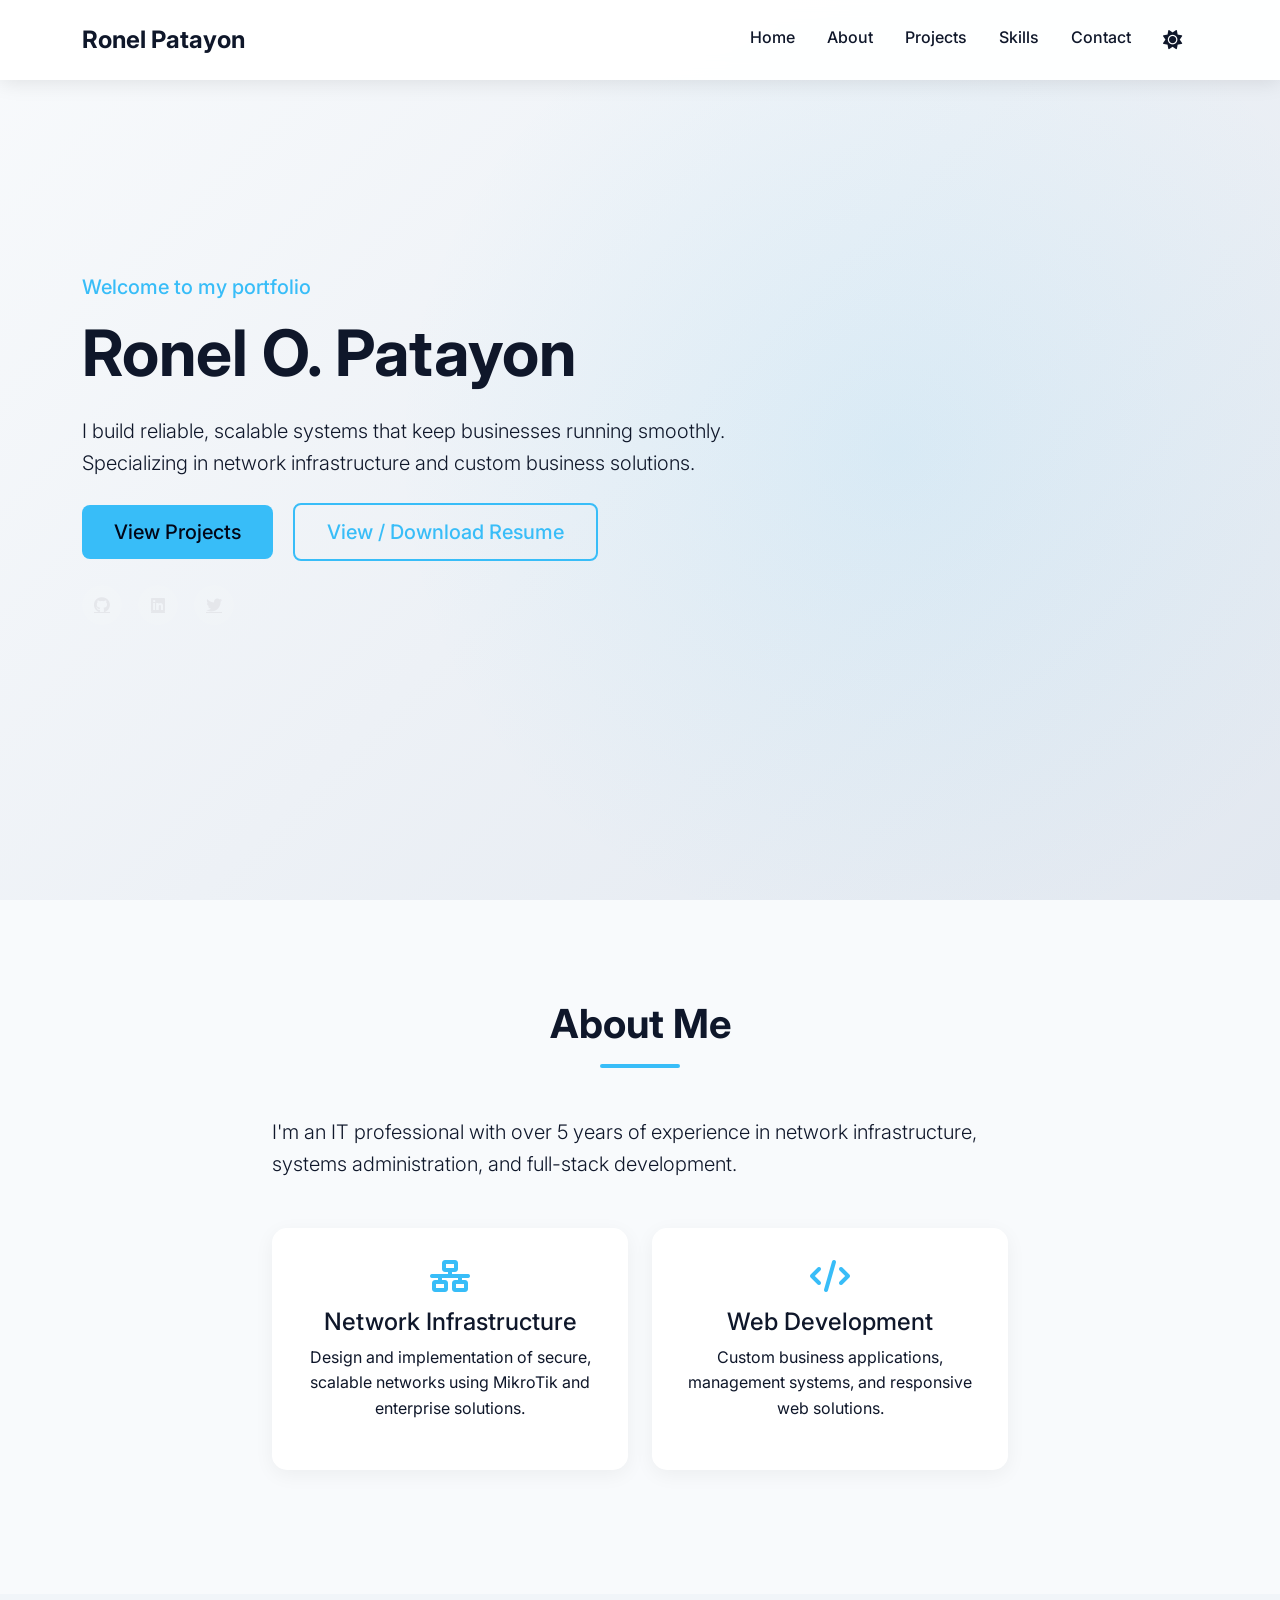
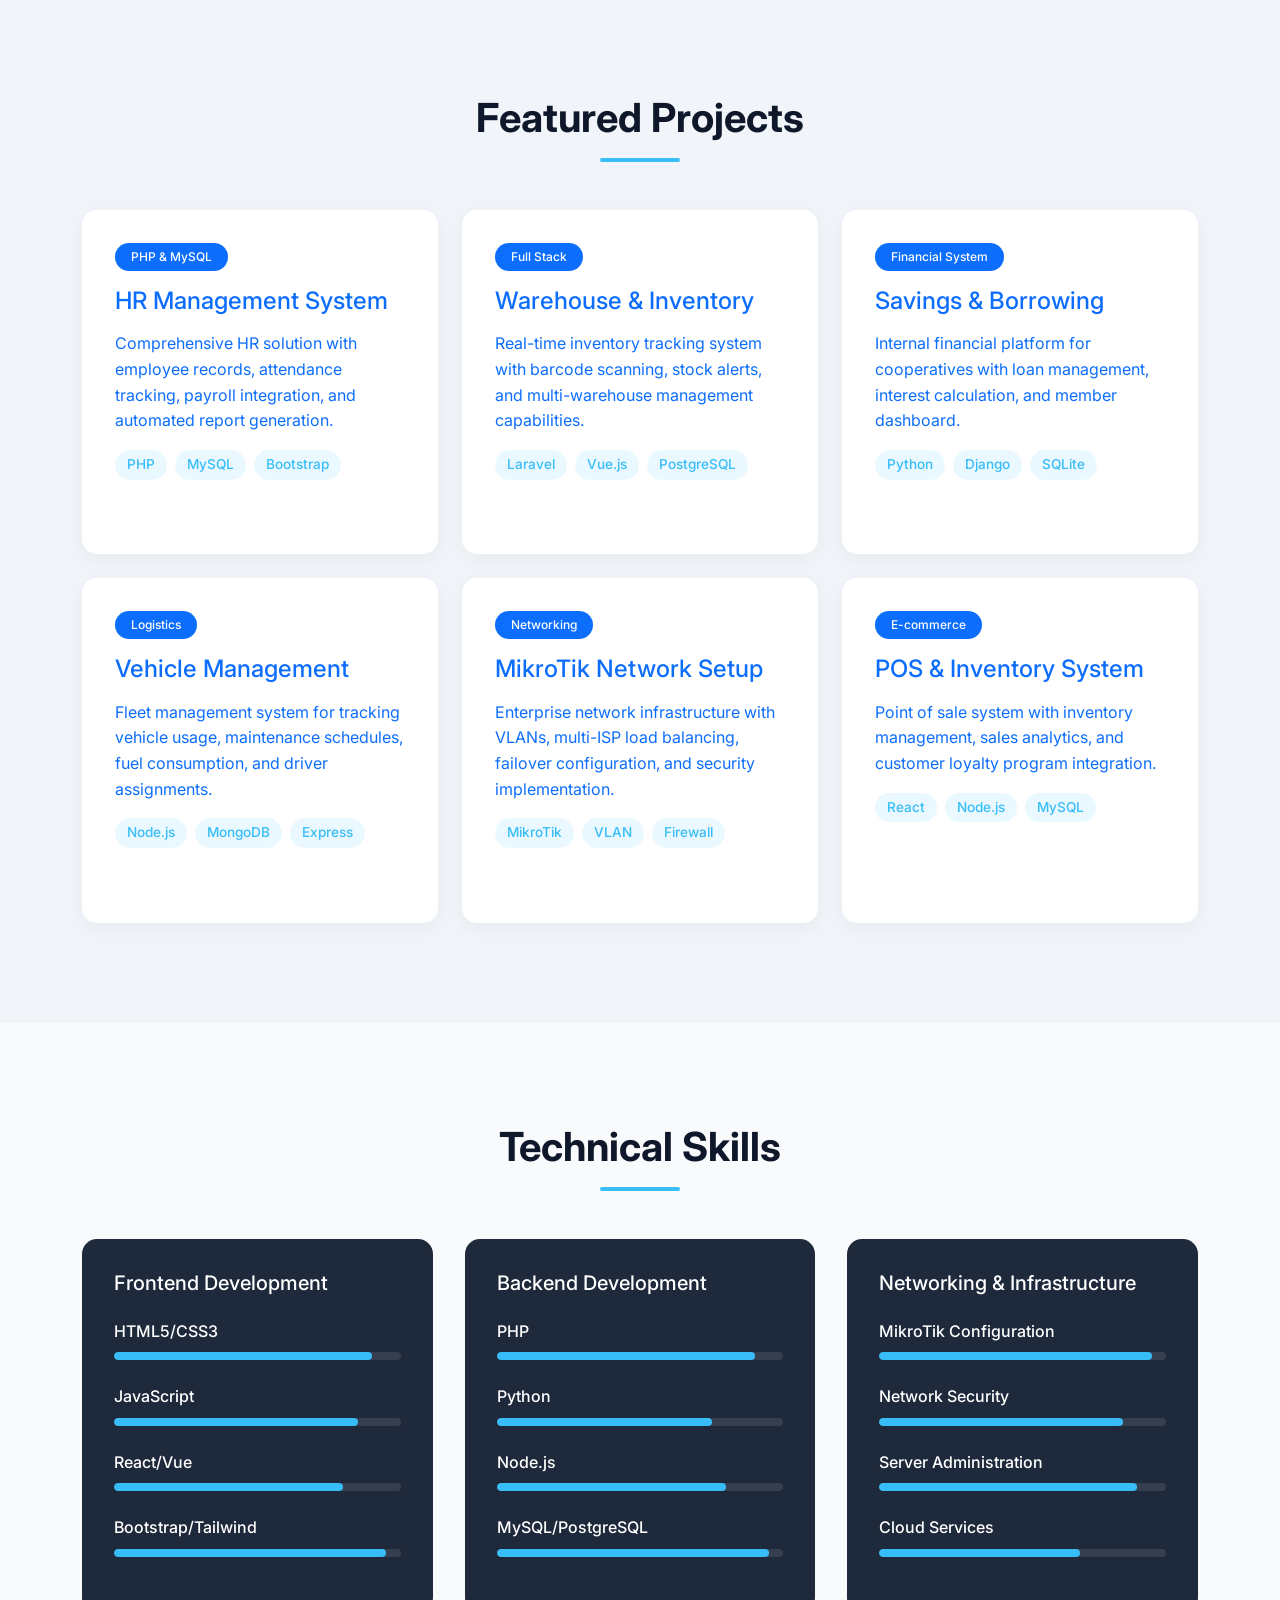
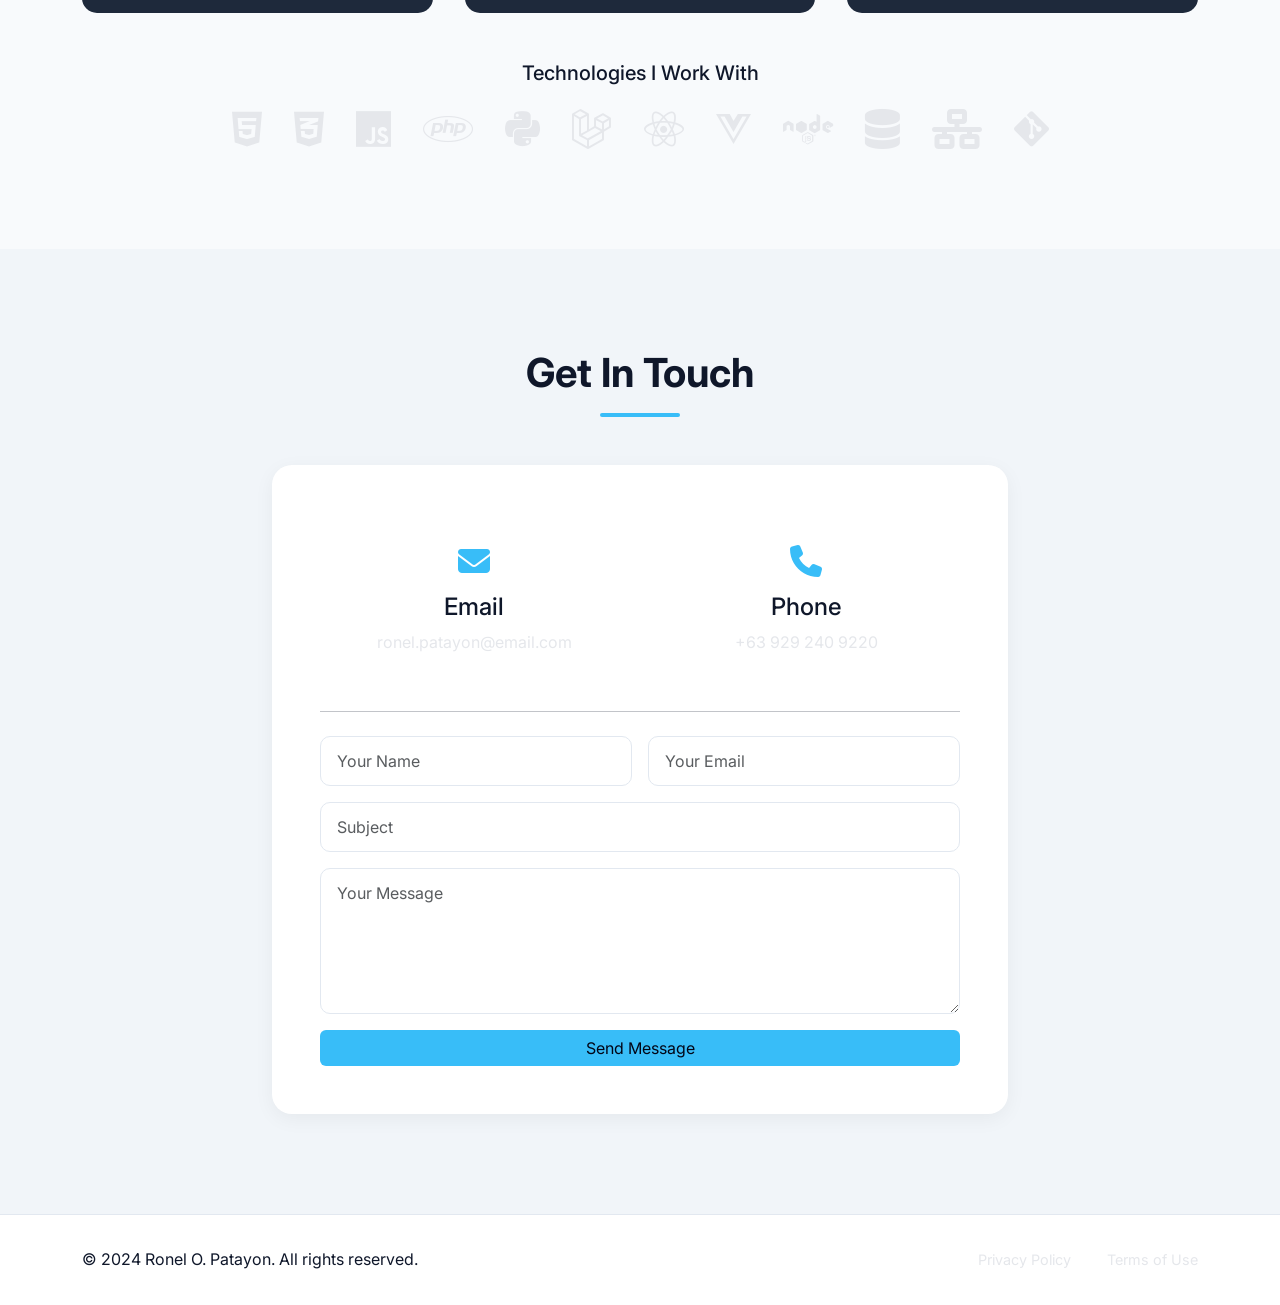
<file: index.html>
<!DOCTYPE html>
<html lang="en">
<head>
  <meta charset="UTF-8">
  <title>Ronel O. Patayon | IT Administrator</title>
  <meta name="viewport" content="width=device-width, initial-scale=1.0">
  <meta name="description" content="IT Administrator specializing in systems development, networking, and business solutions">
  
  <!-- Google Fonts -->
  <link href="https://fonts.googleapis.com/css2?family=Inter:wght@300;400;600;700&display=swap" rel="stylesheet">
  
  <!-- Bootstrap 5 CSS -->
  <link href="https://cdn.jsdelivr.net/npm/bootstrap@5.3.1/dist/css/bootstrap.min.css" rel="stylesheet">
  
  <!-- Font Awesome 6.4 -->
  <link rel="stylesheet" href="https://cdnjs.cloudflare.com/ajax/libs/font-awesome/6.4.2/css/all.min.css">
  
  <!-- AOS Animation Library -->
  <link href="https://unpkg.com/aos@2.3.1/dist/aos.css" rel="stylesheet">
  
  <!-- Custom CSS -->
  <link rel="stylesheet" href="css/style.css">
</head>
<body>
  <!-- Navbar -->
  <nav class="navbar navbar-expand-lg fixed-top">
    <div class="container">
      <a class="navbar-brand logo" href="#">Ronel Patayon</a>
      
      <button class="navbar-toggler" type="button" data-bs-toggle="collapse" data-bs-target="#navMenu">
        <span class="navbar-toggler-icon"></span>
      </button>
      
      <div class="collapse navbar-collapse" id="navMenu">
        <ul class="navbar-nav ms-auto">
          <li class="nav-item"><a class="nav-link" href="#home">Home</a></li>
          <li class="nav-item"><a class="nav-link" href="#about">About</a></li>
          <li class="nav-item"><a class="nav-link" href="#projects">Projects</a></li>
          <li class="nav-item"><a class="nav-link" href="#skills">Skills</a></li>
          <li class="nav-item"><a class="nav-link" href="#contact">Contact</a></li>
          <li class="nav-item">
            <a class="nav-link theme-toggle" href="#" id="theme-toggle">
              <i class="fa-solid fa-moon"></i>
            </a>
          </li>
        </ul>
      </div>
    </div>
  </nav>

  <!-- Hero Section -->
  <section id="home" class="hero">
    <div class="container">
      <div class="row align-items-center min-vh-100">
        <div class="col-lg-8" data-aos="fade-up">
          <h5 class="text-primary mb-3">Welcome to my portfolio</h5>
          <h1 class="display-3 fw-bold mb-3">Ronel O. Patayon</h1>
          <h2 class="h3 text-secondary mb-4">IT Administrator | Systems & Web Developer</h2>
          <p class="lead mb-4">I build reliable, scalable systems that keep businesses running smoothly. Specializing in network infrastructure and custom business solutions.</p>
          <div class="hero-buttons">
             <a href="#projects" class="btn btn-primary btn-lg me-3">View Projects</a>
           <a href="RESUME.pdf" class="btn btn-outline-primary btn-lg" target="_blank">View / Download Resume</a>
          </div>
          <div class="social-links mt-4">
            <a href="#" class="social-link"><i class="fab fa-github"></i></a>
            <a href="#" class="social-link"><i class="fab fa-linkedin"></i></a>
            <a href="#" class="social-link"><i class="fab fa-twitter"></i></a>
          </div>
        </div>
      </div>
    </div>
  </section>

  <!-- About Section -->
  <section id="about" class="section-padding">
    <div class="container">
      <h2 class="section-title" data-aos="fade-up">About Me</h2>
      <div class="row">
        <div class="col-lg-8 mx-auto">
          <div class="about-content" data-aos="fade-up" data-aos-delay="100">
            <p class="lead mb-4">I'm an IT professional with over 5 years of experience in network infrastructure, systems administration, and full-stack development.</p>
            
            <div class="row mt-5">
              <div class="col-md-6 mb-4" data-aos="fade-up" data-aos-delay="200">
                <div class="info-card">
                  <i class="fas fa-network-wired fa-2x text-primary mb-3"></i>
                  <h4>Network Infrastructure</h4>
                  <p>Design and implementation of secure, scalable networks using MikroTik and enterprise solutions.</p>
                </div>
              </div>
              <div class="col-md-6 mb-4" data-aos="fade-up" data-aos-delay="300">
                <div class="info-card">
                  <i class="fas fa-code fa-2x text-primary mb-3"></i>
                  <h4>Web Development</h4>
                  <p>Custom business applications, management systems, and responsive web solutions.</p>
                </div>
              </div>
            </div>
          </div>
        </div>
      </div>
    </div>
  </section>

  <!-- Projects Section -->
 <!-- Projects Section -->
<section id="projects" class="section-padding bg-alt">
  <div class="container">
    <h2 class="section-title" data-aos="fade-up">Featured Projects</h2>
    <div class="row g-4">
      <!-- HR Management System -->
      <div class="col-md-6 col-lg-4" data-aos="fade-up" data-aos-delay="100">
        <a href="hrms.html" class="text-decoration-none">
          <div class="project-card">
            <div class="project-content">
              <span class="badge bg-primary mb-3">PHP & MySQL</span>
              <h3 class="h4 mb-3">HR Management System</h3>
              <p class="mb-3">Comprehensive HR solution with employee records, attendance tracking, payroll integration, and automated report generation.</p>
              <div class="project-tech">
                <span>PHP</span>
                <span>MySQL</span>
                <span>Bootstrap</span>
              </div>
              <div class="project-link mt-3">
                <span class="text-primary">View Project <i class="fas fa-arrow-right ms-2"></i></span>
              </div>
            </div>
          </div>
        </a>
      </div>
      
      <!-- Warehouse & Inventory -->
      <div class="col-md-6 col-lg-4" data-aos="fade-up" data-aos-delay="200">
        <a href="warehouse.html" class="text-decoration-none">
          <div class="project-card">
            <div class="project-content">
              <span class="badge bg-primary mb-3">Full Stack</span>
              <h3 class="h4 mb-3">Warehouse & Inventory</h3>
              <p class="mb-3">Real-time inventory tracking system with barcode scanning, stock alerts, and multi-warehouse management capabilities.</p>
              <div class="project-tech">
                <span>Laravel</span>
                <span>Vue.js</span>
                <span>PostgreSQL</span>
              </div>
              <div class="project-link mt-3">
                <span class="text-primary">View Project <i class="fas fa-arrow-right ms-2"></i></span>
              </div>
            </div>
          </div>
        </a>
      </div>
      
      <!-- Savings & Borrowing -->
      <div class="col-md-6 col-lg-4" data-aos="fade-up" data-aos-delay="300">
        <a href="savings-borrowing.html" class="text-decoration-none">
          <div class="project-card">
            <div class="project-content">
              <span class="badge bg-primary mb-3">Financial System</span>
              <h3 class="h4 mb-3">Savings & Borrowing</h3>
              <p class="mb-3">Internal financial platform for cooperatives with loan management, interest calculation, and member dashboard.</p>
              <div class="project-tech">
                <span>Python</span>
                <span>Django</span>
                <span>SQLite</span>
              </div>
              <div class="project-link mt-3">
                <span class="text-primary">View Project <i class="fas fa-arrow-right ms-2"></i></span>
              </div>
            </div>
          </div>
        </a>
      </div>
      
      <!-- Vehicle Management -->
      <div class="col-md-6 col-lg-4" data-aos="fade-up" data-aos-delay="400">
        <a href="vehicle-management.html" class="text-decoration-none">
          <div class="project-card">
            <div class="project-content">
              <span class="badge bg-primary mb-3">Logistics</span>
              <h3 class="h4 mb-3">Vehicle Management</h3>
              <p class="mb-3">Fleet management system for tracking vehicle usage, maintenance schedules, fuel consumption, and driver assignments.</p>
              <div class="project-tech">
                <span>Node.js</span>
                <span>MongoDB</span>
                <span>Express</span>
              </div>
              <div class="project-link mt-3">
                <span class="text-primary">View Project <i class="fas fa-arrow-right ms-2"></i></span>
              </div>
            </div>
          </div>
        </a>
      </div>
      
      <!-- MikroTik Network -->
      <div class="col-md-6 col-lg-4" data-aos="fade-up" data-aos-delay="500">
        <a href="mikrotik-network.html" class="text-decoration-none">
          <div class="project-card">
            <div class="project-content">
              <span class="badge bg-primary mb-3">Networking</span>
              <h3 class="h4 mb-3">MikroTik Network Setup</h3>
              <p class="mb-3">Enterprise network infrastructure with VLANs, multi-ISP load balancing, failover configuration, and security implementation.</p>
              <div class="project-tech">
                <span>MikroTik</span>
                <span>VLAN</span>
                <span>Firewall</span>
              </div>
              <div class="project-link mt-3">
                <span class="text-primary">View Project <i class="fas fa-arrow-right ms-2"></i></span>
              </div>
            </div>
          </div>
        </a>
      </div>
      
      <!-- POS & Inventory -->
      <div class="col-md-6 col-lg-4" data-aos="fade-up" data-aos-delay="600">
        <a href="pos-inventory.html" class="text-decoration-none">
          <div class="project-card">
            <div class="project-content">
              <span class="badge bg-primary mb-3">E-commerce</span>
              <h3 class="h4 mb-3">POS & Inventory System</h3>
              <p class="mb-3">Point of sale system with inventory management, sales analytics, and customer loyalty program integration.</p>
              <div class="project-tech">
                <span>React</span>
                <span>Node.js</span>
                <span>MySQL</span>
              </div>
              <div class="project-link mt-3">
                <span class="text-primary">View Project <i class="fas fa-arrow-right ms-2"></i></span>
              </div>
            </div>
          </div>
        </a>
      </div>
    </div>
  </div>
</section>

  <!-- Skills Section -->
  <section id="skills" class="section-padding">
    <div class="container">
      <h2 class="section-title" data-aos="fade-up">Technical Skills</h2>
      
      <div class="skills-grid">
        <div class="skill-category" data-aos="fade-up" data-aos-delay="100">
          <h3 class="h5 mb-4">Frontend Development</h3>
          <div class="skill-item">
            <span>HTML5/CSS3</span>
            <div class="progress">
              <div class="progress-bar" style="width: 90%"></div>
            </div>
          </div>
          <div class="skill-item">
            <span>JavaScript</span>
            <div class="progress">
              <div class="progress-bar" style="width: 85%"></div>
            </div>
          </div>
          <div class="skill-item">
            <span>React/Vue</span>
            <div class="progress">
              <div class="progress-bar" style="width: 80%"></div>
            </div>
          </div>
          <div class="skill-item">
            <span>Bootstrap/Tailwind</span>
            <div class="progress">
              <div class="progress-bar" style="width: 95%"></div>
            </div>
          </div>
        </div>
        
        <div class="skill-category" data-aos="fade-up" data-aos-delay="200">
          <h3 class="h5 mb-4">Backend Development</h3>
          <div class="skill-item">
            <span>PHP</span>
            <div class="progress">
              <div class="progress-bar" style="width: 90%"></div>
            </div>
          </div>
          <div class="skill-item">
            <span>Python</span>
            <div class="progress">
              <div class="progress-bar" style="width: 75%"></div>
            </div>
          </div>
          <div class="skill-item">
            <span>Node.js</span>
            <div class="progress">
              <div class="progress-bar" style="width: 80%"></div>
            </div>
          </div>
          <div class="skill-item">
            <span>MySQL/PostgreSQL</span>
            <div class="progress">
              <div class="progress-bar" style="width: 95%"></div>
            </div>
          </div>
        </div>
        
        <div class="skill-category" data-aos="fade-up" data-aos-delay="300">
          <h3 class="h5 mb-4">Networking & Infrastructure</h3>
          <div class="skill-item">
            <span>MikroTik Configuration</span>
            <div class="progress">
              <div class="progress-bar" style="width: 95%"></div>
            </div>
          </div>
          <div class="skill-item">
            <span>Network Security</span>
            <div class="progress">
              <div class="progress-bar" style="width: 85%"></div>
            </div>
          </div>
          <div class="skill-item">
            <span>Server Administration</span>
            <div class="progress">
              <div class="progress-bar" style="width: 90%"></div>
            </div>
          </div>
          <div class="skill-item">
            <span>Cloud Services</span>
            <div class="progress">
              <div class="progress-bar" style="width: 70%"></div>
            </div>
          </div>
        </div>
      </div>
      
      <div class="tech-stack text-center mt-5" data-aos="fade-up">
        <h3 class="h5 mb-4">Technologies I Work With</h3>
        <div class="tech-icons">
          <i class="fab fa-html5" title="HTML5"></i>
          <i class="fab fa-css3-alt" title="CSS3"></i>
          <i class="fab fa-js" title="JavaScript"></i>
          <i class="fab fa-php" title="PHP"></i>
          <i class="fab fa-python" title="Python"></i>
          <i class="fab fa-laravel" title="Laravel"></i>
          <i class="fab fa-react" title="React"></i>
          <i class="fab fa-vuejs" title="Vue.js"></i>
          <i class="fab fa-node" title="Node.js"></i>
          <i class="fas fa-database" title="MySQL"></i>
          <i class="fas fa-network-wired" title="MikroTik"></i>
          <i class="fab fa-git-alt" title="Git"></i>
        </div>
      </div>
    </div>
  </section>

  <!-- Contact Section -->
  <section id="contact" class="section-padding bg-alt">
    <div class="container">
      <h2 class="section-title" data-aos="fade-up">Get In Touch</h2>
      
      <div class="row justify-content-center">
        <div class="col-lg-8">
          <div class="contact-card" data-aos="fade-up" data-aos-delay="100">
            <div class="row g-4">
              <div class="col-md-6">
                <div class="contact-info">
                  <i class="fas fa-envelope fa-2x text-primary mb-3"></i>
                  <h4>Email</h4>
                  <a href="mailto:ronel.patayon@email.com">ronel.patayon@email.com</a>
                </div>
              </div>
              <div class="col-md-6">
                <div class="contact-info"> 
                  <i class="fas fa-phone fa-2x text-primary mb-3"></i>
                  <h4>Phone</h4>
                  <a href="tel:+639292409220">+63 929 240 9220</a>
                </div>
              </div>
            </div>
            
            <hr class="my-4">
            
            <form class="contact-form" id="contactForm">
              <div class="row g-3">
                <div class="col-md-6">
                  <input type="text" class="form-control" placeholder="Your Name" required>
                </div>
                <div class="col-md-6">
                  <input type="email" class="form-control" placeholder="Your Email" required>
                </div>
                <div class="col-12">
                  <input type="text" class="form-control" placeholder="Subject">
                </div>
                <div class="col-12">
                  <textarea class="form-control" rows="5" placeholder="Your Message" required></textarea>
                </div>
                <div class="col-12">
                  <button type="submit" class="btn btn-primary w-100">Send Message</button>
                </div>
              </div>
            </form>
          </div>
        </div>
      </div>
    </div>
  </section>

  <!-- Footer -->
  <footer class="footer">
    <div class="container">
      <div class="row align-items-center">
        <div class="col-md-6">
          <p class="mb-0">&copy; 2024 Ronel O. Patayon. All rights reserved.</p>
        </div>
        <div class="col-md-6 text-md-end">
          <a href="#" class="footer-link">Privacy Policy</a>
          <a href="#" class="footer-link">Terms of Use</a>
        </div>
      </div>
    </div>
  </footer>

  <!-- Scripts -->
  <script src="https://cdn.jsdelivr.net/npm/bootstrap@5.3.1/dist/js/bootstrap.bundle.min.js"></script>
  <script src="https://unpkg.com/aos@2.3.1/dist/aos.js"></script>
  <script src="js/script.js"></script>
</body>
</html>
</file>
<file: css/style.css>
/* Reset and Base Styles */
* {
  margin: 0;
  padding: 0;
  box-sizing: border-box;
}

:root {
  --primary-color: #38bdf8;
  --primary-dark: #0284c7;
  --dark-bg: #0f172a;
  --dark-surface: #1e293b;
  --dark-text: #e5e7eb;
  --light-bg: #f8fafc;
  --light-surface: #ffffff;
  --light-text: #0f172a;
  --transition: all 0.3s ease;
}

body {
  font-family: 'Inter', sans-serif;
  background: var(--dark-bg);
  color: var(--dark-text);
  transition: var(--transition);
  line-height: 1.6;
}

/* Light Mode */
body.light-mode {
  background: var(--light-bg);
  color: var(--light-text);
}

body.light-mode .navbar {
  background: var(--light-surface);
  box-shadow: 0 2px 20px rgba(0,0,0,0.1);
}

body.light-mode .nav-link {
  color: var(--light-text) !important;
}

body.light-mode .navbar .logo {
  color: var(--light-text);
}

body.light-mode .hero {
  background: linear-gradient(135deg, #f8fafc 0%, #e2e8f0 100%);
}

body.light-mode .project-card,
body.light-mode .info-card,
body.light-mode .contact-card {
  background: var(--light-surface);
  box-shadow: 0 5px 20px rgba(0,0,0,0.05);
}

body.light-mode .bg-alt {
  background: #f1f5f9;
}

body.light-mode .footer {
  background: var(--light-surface);
  border-top: 1px solid #e2e8f0;
}

/* Navbar */
.navbar {
  background: rgba(2, 6, 23, 0.95);
  backdrop-filter: blur(10px);
  padding: 1rem 0;
  transition: var(--transition);
}

.navbar .logo {
  font-weight: 700;
  font-size: 1.5rem;
  color: var(--dark-text);
  text-decoration: none;
}

.nav-link {
  color: var(--dark-text) !important;
  font-weight: 500;
  padding: 0.5rem 1rem !important;
  transition: var(--transition);
  position: relative;
}

.nav-link::after {
  content: '';
  position: absolute;
  bottom: 0;
  left: 50%;
  transform: translateX(-50%);
  width: 0;
  height: 2px;
  background: var(--primary-color);
  transition: var(--transition);
}

.nav-link:hover::after {
  width: 70%;
}

.theme-toggle {
  font-size: 1.2rem;
}

/* Hero Section */
.hero {
  min-height: 100vh;
  display: flex;
  align-items: center;
  background: linear-gradient(135deg, #0f172a 0%, #1e293b 100%);
  position: relative;
  overflow: hidden;
}

.hero::before {
  content: '';
  position: absolute;
  width: 100%;
  height: 100%;
  background: radial-gradient(circle at 70% 50%, rgba(56, 189, 248, 0.1) 0%, transparent 50%);
}

.text-primary {
  color: var(--primary-color) !important;
}

.text-secondary {
  color: #94a3b8 !important;
}

.hero-buttons .btn {
  padding: 0.75rem 2rem;
  font-weight: 500;
  border-radius: 8px;
}

.btn-primary {
  background: var(--primary-color);
  border: none;
  color: #020617;
  transition: var(--transition);
}

.btn-primary:hover {
  background: var(--primary-dark);
  transform: translateY(-2px);
  box-shadow: 0 5px 15px rgba(56, 189, 248, 0.3);
}

.btn-outline-primary {
  border: 2px solid var(--primary-color);
  color: var(--primary-color);
  transition: var(--transition);
}

.btn-outline-primary:hover {
  background: var(--primary-color);
  color: #020617;
  transform: translateY(-2px);
}

/* Social Links */
.social-links {
  display: flex;
  gap: 1rem;
}

.social-link {
  display: inline-flex;
  align-items: center;
  justify-content: center;
  width: 40px;
  height: 40px;
  border-radius: 50%;
  background: rgba(255,255,255,0.1);
  color: var(--dark-text);
  transition: var(--transition);
}

.social-link:hover {
  background: var(--primary-color);
  color: #020617;
  transform: translateY(-3px);
}

/* Sections */
.section-padding {
  padding: 100px 0;
}

.bg-alt {
  background: #020617;
}

.section-title {
  font-size: 2.5rem;
  font-weight: 700;
  margin-bottom: 3rem;
  text-align: center;
  position: relative;
}

.section-title::after {
  content: '';
  display: block;
  width: 80px;
  height: 4px;
  background: var(--primary-color);
  margin: 1rem auto 0;
  border-radius: 2px;
}

/* About Section */
.info-card {
  background: var(--dark-surface);
  padding: 2rem;
  border-radius: 15px;
  text-align: center;
  transition: var(--transition);
  height: 100%;
}

.info-card:hover {
  transform: translateY(-5px);
  box-shadow: 0 10px 30px rgba(0,0,0,0.3);
}

/* Project Cards */
.project-card {
  background: var(--dark-surface);
  border-radius: 15px;
  overflow: hidden;
  transition: var(--transition);
  height: 100%;
  border: 1px solid rgba(255,255,255,0.05);
}

.project-card:hover {
  transform: translateY(-10px);
  box-shadow: 0 20px 40px rgba(0,0,0,0.4);
}

.project-content {
  padding: 2rem;
}

.project-tech {
  display: flex;
  flex-wrap: wrap;
  gap: 0.5rem;
  margin-top: 1rem;
}

.project-tech span {
  background: rgba(56, 189, 248, 0.1);
  color: var(--primary-color);
  padding: 0.25rem 0.75rem;
  border-radius: 20px;
  font-size: 0.85rem;
  font-weight: 500;
}

.badge {
  padding: 0.5rem 1rem;
  font-weight: 500;
  border-radius: 30px;
}

/* Skills Section */
.skills-grid {
  display: grid;
  grid-template-columns: repeat(auto-fit, minmax(300px, 1fr));
  gap: 2rem;
  color: white;
}

.skill-category {
  background: var(--dark-surface);
  padding: 2rem;
  border-radius: 15px;
}

.skill-item {
  margin-bottom: 1.5rem;
}

.skill-item span {
  display: block;
  margin-bottom: 0.5rem;
  font-weight: 500;
}

.progress {
  height: 8px;
  background: rgba(255,255,255,0.1);
  border-radius: 4px;
  overflow: hidden;
}

.progress-bar {
  background: var(--primary-color);
  border-radius: 4px;
  transition: width 1s ease;
}

.tech-icons {
  display: flex;
  flex-wrap: wrap;
  justify-content: center;
  gap: 2rem;
}

.tech-icons i {
  font-size: 2.5rem;
  transition: var(--transition);
  color: var(--dark-text);
}

.tech-icons i:hover {
  color: var(--primary-color);
  transform: translateY(-5px);
}

/* Contact Section */
.contact-card {
  background: var(--dark-surface);
  border-radius: 20px;
  padding: 3rem;
}

.contact-info {
  text-align: center;
  padding: 2rem;
  border-radius: 15px;
  background: rgba(255,255,255,0.02);
  transition: var(--transition);
}

.contact-info:hover {
  background: rgba(56, 189, 248, 0.1);
  transform: translateY(-5px);
}

.contact-info a {
  color: var(--dark-text);
  text-decoration: none;
  transition: var(--transition);
}

.contact-info a:hover {
  color: var(--primary-color);
}

.contact-form .form-control {
  background: rgba(255,255,255,0.05);
  border: 1px solid rgba(255,255,255,0.1);
  border-radius: 10px;
  padding: 0.75rem 1rem;
  color: var(--dark-text);
  transition: var(--transition);
}

.contact-form .form-control:focus {
  background: rgba(255,255,255,0.1);
  border-color: var(--primary-color);
  box-shadow: none;
  outline: none;
}

body.light-mode .contact-form .form-control {
  background: #ffffff;
  border-color: #e2e8f0;
  color: var(--light-text);
}

/* Footer */
.footer {
  background: #020617;
  padding: 2rem 0;
  border-top: 1px solid rgba(255,255,255,0.05);
}

.footer-link {
  color: var(--dark-text);
  text-decoration: none;
  margin-left: 2rem;
  transition: var(--transition);
  font-size: 0.9rem;
}

.footer-link:hover {
  color: var(--primary-color);
}

/* Responsive Design */
@media (max-width: 768px) {
  .section-title {
    font-size: 2rem;
  }
  
  .hero h1 {
    font-size: 2.5rem;
  }
  
  .hero-buttons .btn {
    display: block;
    margin: 1rem 0;
    width: 100%;
  }
  
  .hero-buttons .btn:first-child {
    margin-bottom: 1rem;
  }
  
  .social-links {
    justify-content: center;
  }
  
  .footer-link {
    display: block;
    margin: 1rem 0 0 0;
  }
  
  .contact-card {
    padding: 2rem;
  }
  
  .skills-grid {
    grid-template-columns: 1fr;
  }
}

/* Animations */
[data-aos] {
  opacity: 0;
  transition-property: opacity, transform;
}

[data-aos].aos-animate {
  opacity: 1;
}

/* Custom Scrollbar */
::-webkit-scrollbar {
  width: 10px;
}

::-webkit-scrollbar-track {
  background: var(--dark-surface);
}

::-webkit-scrollbar-thumb {
  background: var(--primary-color);
  border-radius: 5px;
}

::-webkit-scrollbar-thumb:hover {
  background: var(--primary-dark);
}/* For clickable project cards */
a.text-decoration-none {
  display: block;
  height: 100%;
}

a.text-decoration-none:hover .project-card {
  transform: translateY(-10px);
  box-shadow: 0 20px 40px rgba(56, 189, 248, 0.2);
  border-color: var(--primary-color);
}

.project-link {
  opacity: 0;
  transform: translateY(10px);
  transition: var(--transition);
}

.project-card:hover .project-link {
  opacity: 1;
  transform: translateY(0);
}

/* For button approach - already styled in existing CSS */
</file>
